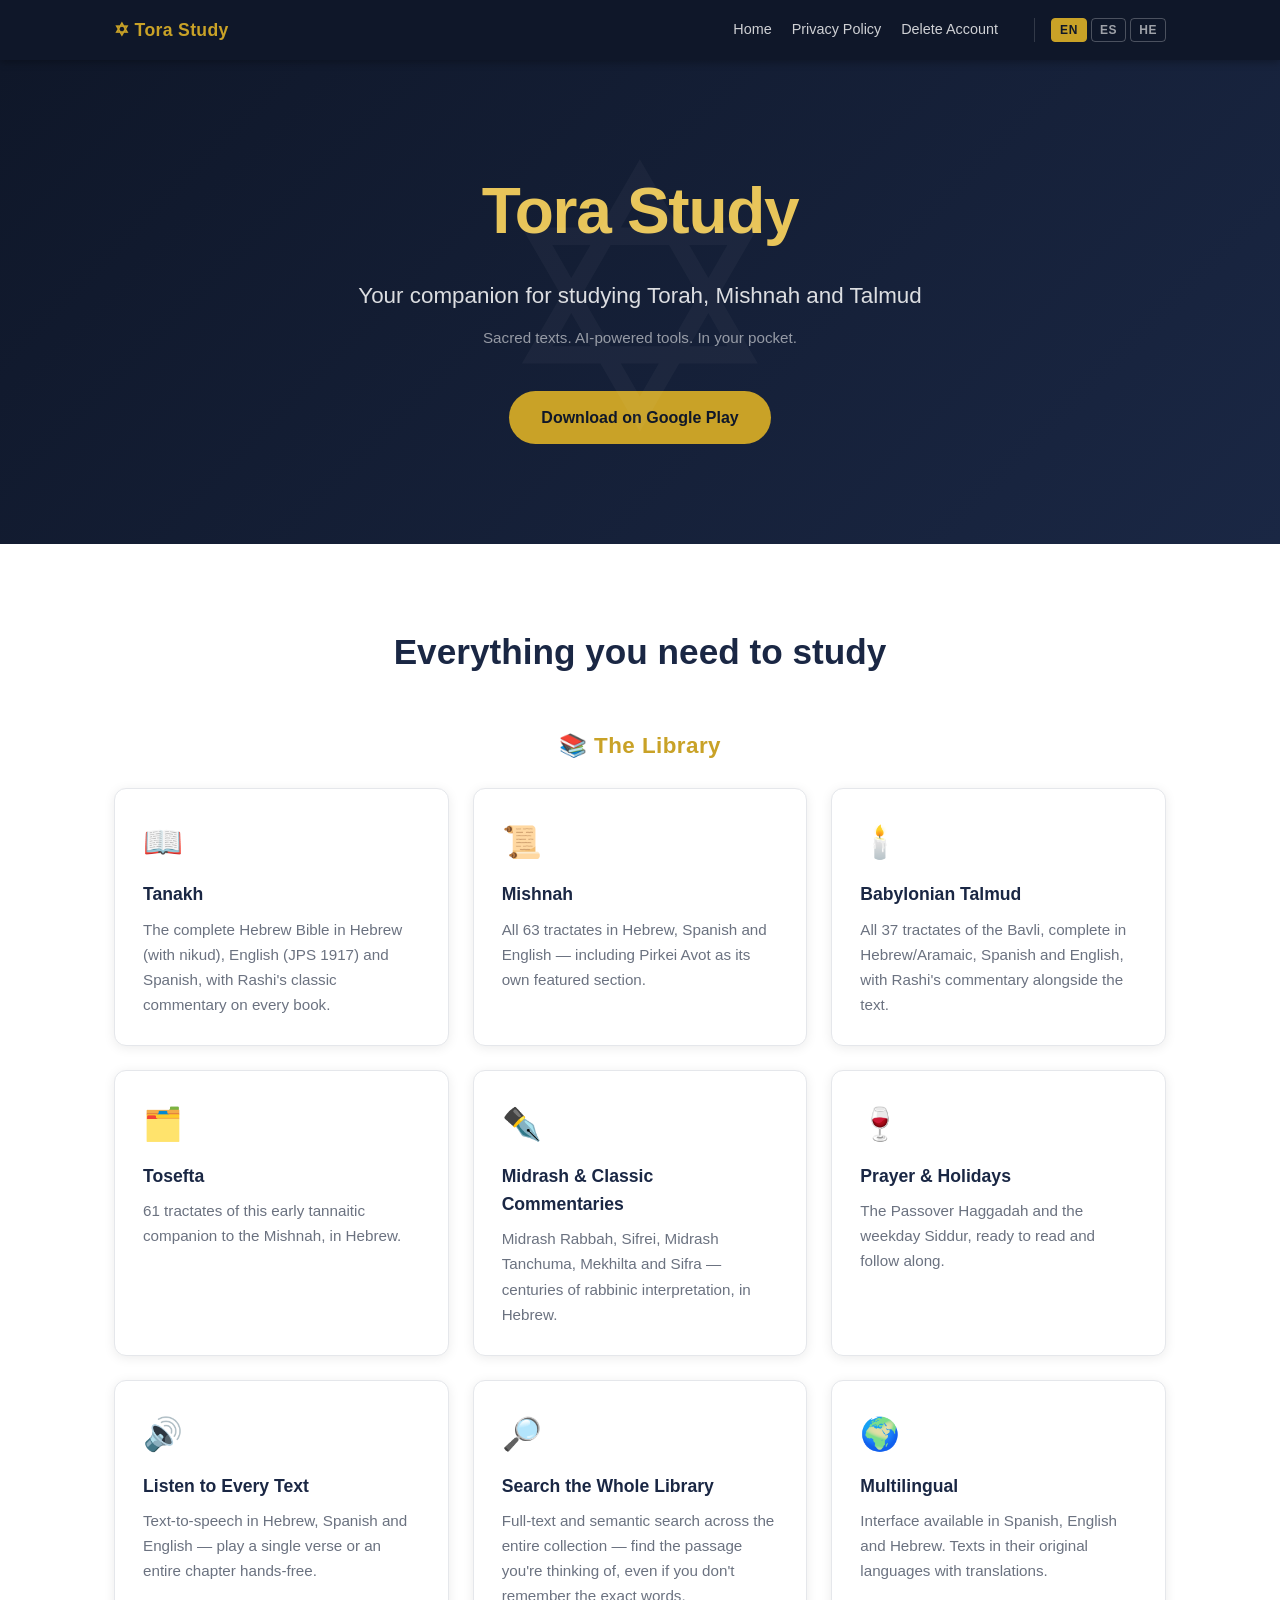
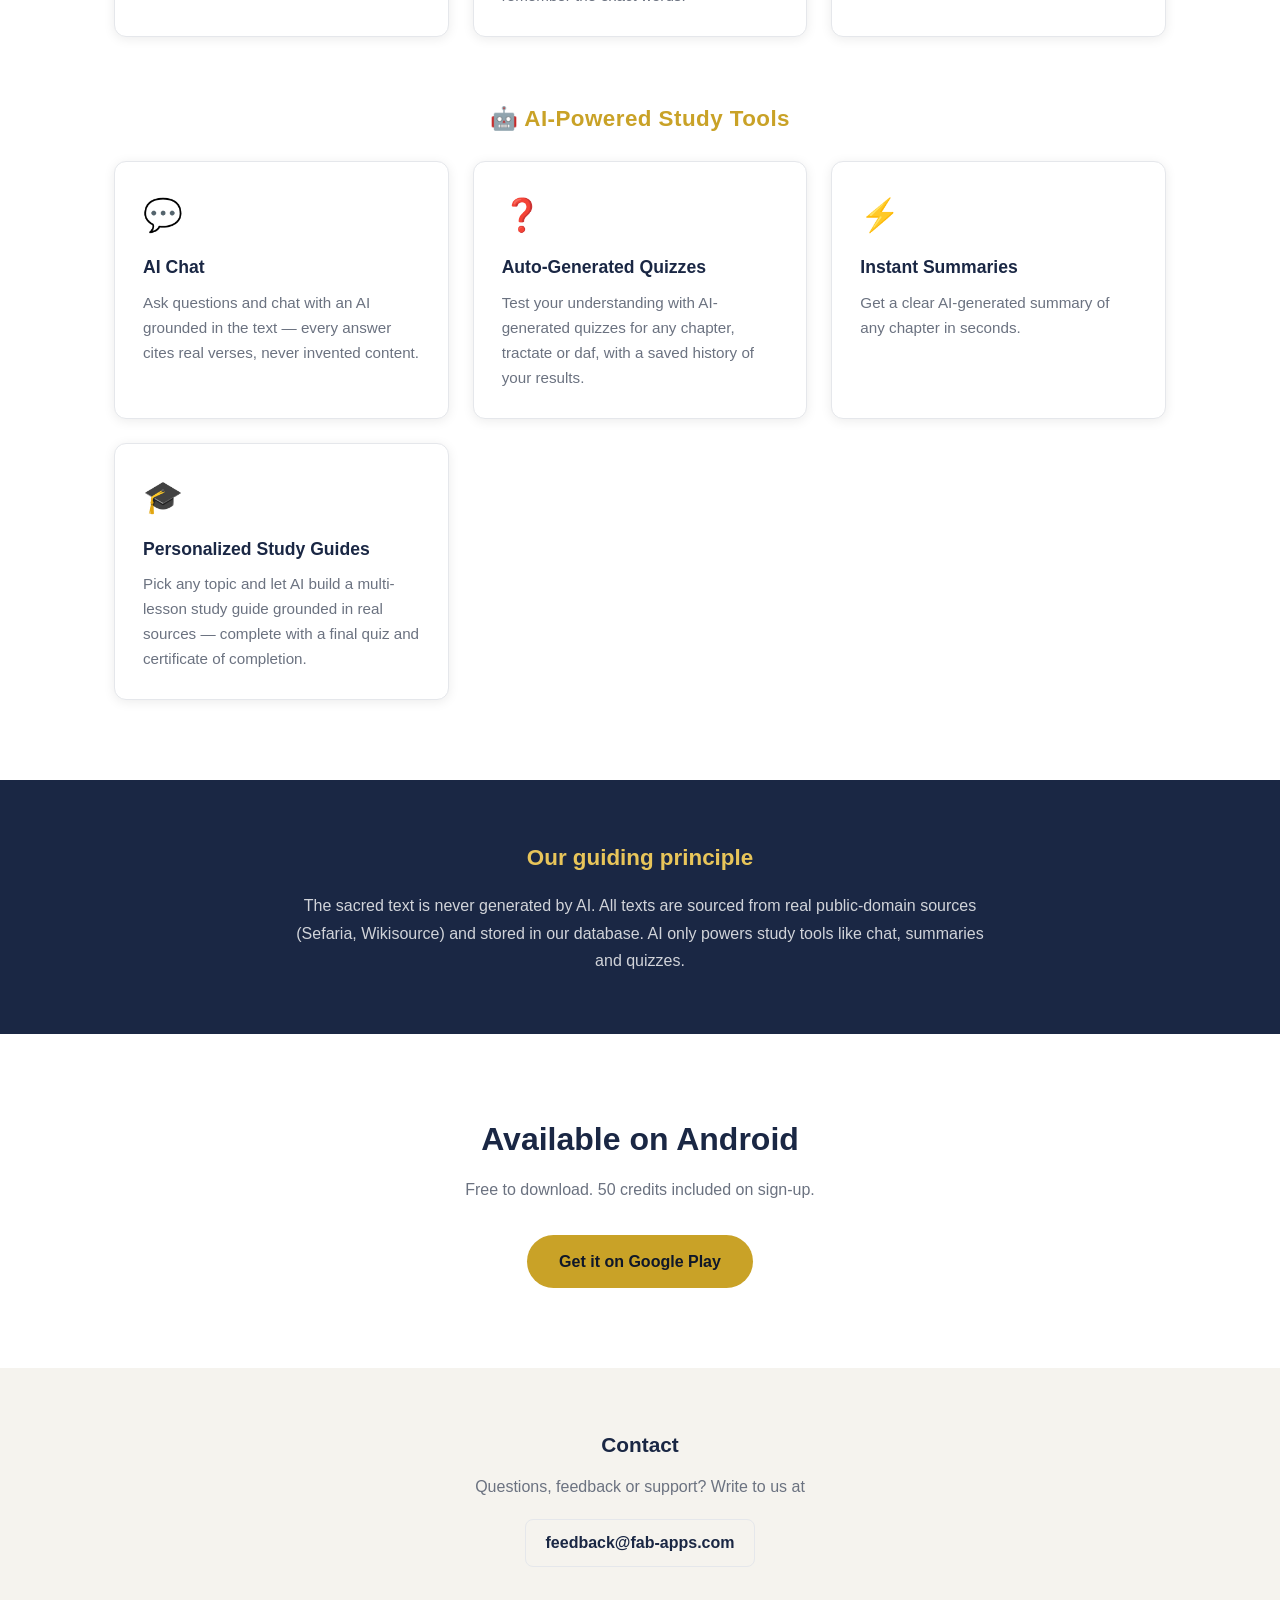
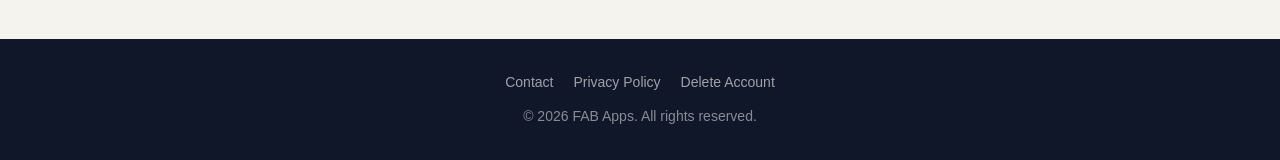
<file: index.html>
<!DOCTYPE html>
<html lang="en" dir="ltr">
<head>
  <meta charset="UTF-8" />
  <meta name="viewport" content="width=device-width, initial-scale=1.0" />
  <title>Tora Study</title>
  <meta name="description" content="Study Tanakh, Mishnah, Talmud, Tosefta and Midrash with AI-powered tools. Sacred texts, multilingual, in your pocket." />
  <link rel="stylesheet" href="./css/style.css" />
  <link rel="icon" href="data:image/svg+xml,<svg xmlns='http://www.w3.org/2000/svg' viewBox='0 0 100 100'><text y='.9em' font-size='90'>✡</text></svg>" />
</head>
<body>

  <!-- Navigation -->
  <nav class="nav">
    <div class="container nav__inner">
      <a href="./index.html" class="nav__logo">✡ Tora Study</a>
      <div class="nav__links">
        <a href="./index.html" data-i18n="nav.home">Home</a>
        <a href="./privacy.html" data-i18n="nav.privacy">Privacy Policy</a>
        <a href="./delete-account.html" data-i18n="nav.deleteAccount">Delete Account</a>
        <div class="lang-switcher">
          <button class="lang-btn" data-lang="en">EN</button>
          <button class="lang-btn" data-lang="es">ES</button>
          <button class="lang-btn" data-lang="he">HE</button>
        </div>
      </div>
    </div>
  </nav>

  <!-- Hero -->
  <section class="hero">
    <h1 class="hero__title" data-i18n="hero.title">Tora Study</h1>
    <p class="hero__subtitle" data-i18n="hero.subtitle">Your companion for studying Torah, Mishnah and Talmud</p>
    <p class="hero__tagline" data-i18n="hero.tagline">Sacred texts. AI-powered tools. In your pocket.</p>
    <a href="#download" class="btn btn--gold" data-i18n="hero.download">Download on Google Play</a>
  </section>

  <!-- Features -->
  <section class="section">
    <div class="container">
      <h2 class="section__title" data-i18n="features.title">Everything you need to study</h2>

      <!-- The Library -->
      <div class="features-group">
        <h3 class="features-group__title" data-i18n="features.groupLibrary">📚 The Library</h3>
        <div class="features-grid">

          <div class="feature-card">
            <span class="feature-card__icon">📖</span>
            <h3 class="feature-card__title" data-i18n="features.tanakh.title">Tanakh</h3>
            <p class="feature-card__desc" data-i18n="features.tanakh.desc">
              The complete Hebrew Bible in Hebrew (with nikud), English (JPS 1917) and Spanish, with Rashi's classic commentary on every book.
            </p>
          </div>

          <div class="feature-card">
            <span class="feature-card__icon">📜</span>
            <h3 class="feature-card__title" data-i18n="features.mishnah.title">Mishnah</h3>
            <p class="feature-card__desc" data-i18n="features.mishnah.desc">
              All 63 tractates in Hebrew, Spanish and English — including Pirkei Avot as its own featured section.
            </p>
          </div>

          <div class="feature-card">
            <span class="feature-card__icon">🕯️</span>
            <h3 class="feature-card__title" data-i18n="features.talmud.title">Babylonian Talmud</h3>
            <p class="feature-card__desc" data-i18n="features.talmud.desc">
              All 37 tractates of the Bavli, complete in Hebrew/Aramaic, Spanish and English, with Rashi's commentary alongside the text.
            </p>
          </div>

          <div class="feature-card">
            <span class="feature-card__icon">🗂️</span>
            <h3 class="feature-card__title" data-i18n="features.tosefta.title">Tosefta</h3>
            <p class="feature-card__desc" data-i18n="features.tosefta.desc">
              61 tractates of this early tannaitic companion to the Mishnah, in Hebrew.
            </p>
          </div>

          <div class="feature-card">
            <span class="feature-card__icon">✒️</span>
            <h3 class="feature-card__title" data-i18n="features.midrash.title">Midrash &amp; Classic Commentaries</h3>
            <p class="feature-card__desc" data-i18n="features.midrash.desc">
              Midrash Rabbah, Sifrei, Midrash Tanchuma, Mekhilta and Sifra — centuries of rabbinic interpretation, in Hebrew.
            </p>
          </div>

          <div class="feature-card">
            <span class="feature-card__icon">🍷</span>
            <h3 class="feature-card__title" data-i18n="features.prayer.title">Prayer &amp; Holidays</h3>
            <p class="feature-card__desc" data-i18n="features.prayer.desc">
              The Passover Haggadah and the weekday Siddur, ready to read and follow along.
            </p>
          </div>

          <div class="feature-card">
            <span class="feature-card__icon">🔊</span>
            <h3 class="feature-card__title" data-i18n="features.audio.title">Listen to Every Text</h3>
            <p class="feature-card__desc" data-i18n="features.audio.desc">
              Text-to-speech in Hebrew, Spanish and English — play a single verse or an entire chapter hands-free.
            </p>
          </div>

          <div class="feature-card">
            <span class="feature-card__icon">🔎</span>
            <h3 class="feature-card__title" data-i18n="features.search.title">Search the Whole Library</h3>
            <p class="feature-card__desc" data-i18n="features.search.desc">
              Full-text and semantic search across the entire collection — find the passage you're thinking of, even if you don't remember the exact words.
            </p>
          </div>

          <div class="feature-card">
            <span class="feature-card__icon">🌍</span>
            <h3 class="feature-card__title" data-i18n="features.multilang.title">Multilingual</h3>
            <p class="feature-card__desc" data-i18n="features.multilang.desc">
              Interface available in Spanish, English and Hebrew. Texts in their original languages with translations.
            </p>
          </div>

        </div>
      </div>

      <!-- AI-Powered Study Tools -->
      <div class="features-group">
        <h3 class="features-group__title" data-i18n="features.groupAI">🤖 AI-Powered Study Tools</h3>
        <div class="features-grid">

          <div class="feature-card">
            <span class="feature-card__icon">💬</span>
            <h3 class="feature-card__title" data-i18n="features.chat.title">AI Chat</h3>
            <p class="feature-card__desc" data-i18n="features.chat.desc">
              Ask questions and chat with an AI grounded in the text — every answer cites real verses, never invented content.
            </p>
          </div>

          <div class="feature-card">
            <span class="feature-card__icon">❓</span>
            <h3 class="feature-card__title" data-i18n="features.quiz.title">Auto-Generated Quizzes</h3>
            <p class="feature-card__desc" data-i18n="features.quiz.desc">
              Test your understanding with AI-generated quizzes for any chapter, tractate or daf, with a saved history of your results.
            </p>
          </div>

          <div class="feature-card">
            <span class="feature-card__icon">⚡</span>
            <h3 class="feature-card__title" data-i18n="features.summary.title">Instant Summaries</h3>
            <p class="feature-card__desc" data-i18n="features.summary.desc">
              Get a clear AI-generated summary of any chapter in seconds.
            </p>
          </div>

          <div class="feature-card">
            <span class="feature-card__icon">🎓</span>
            <h3 class="feature-card__title" data-i18n="features.guides.title">Personalized Study Guides</h3>
            <p class="feature-card__desc" data-i18n="features.guides.desc">
              Pick any topic and let AI build a multi-lesson study guide grounded in real sources — complete with a final quiz and certificate of completion.
            </p>
          </div>

        </div>
      </div>

    </div>
  </section>

  <!-- Principle -->
  <div class="principle">
    <h2 class="principle__title" data-i18n="principles.title">Our guiding principle</h2>
    <p class="principle__text" data-i18n="principles.text">
      The sacred text is never generated by AI. All texts are sourced from real public-domain sources (Sefaria, Wikisource) and stored in our database. AI only powers study tools like chat, summaries and quizzes.
    </p>
  </div>

  <!-- Download -->
  <section class="download" id="download">
    <h2 class="download__title" data-i18n="download.title">Available on Android</h2>
    <p class="download__subtitle" data-i18n="download.subtitle">Free to download. 50 credits included on sign-up.</p>
    <a href="#" class="btn btn--gold" data-i18n="download.google">Get it on Google Play</a>
  </section>

  <!-- Contact -->
  <section class="contact">
    <h2 class="contact__title" data-i18n="contact.title">Contact</h2>
    <p class="contact__text" data-i18n="contact.text">Questions, feedback or support? Write to us at</p>
    <a href="mailto:feedback@fab-apps.com" class="email-link" data-i18n-email>feedback@fab-apps.com</a>
  </section>

  <!-- Footer -->
  <footer class="footer">
    <div class="footer__links">
      <a href="./index.html" data-i18n="footer.contact">Contact</a>
      <a href="./privacy.html" data-i18n="footer.privacy">Privacy Policy</a>
      <a href="./delete-account.html" data-i18n="footer.delete">Delete Account</a>
    </div>
    <p data-i18n="footer.copyright">© 2026 FAB Apps. All rights reserved.</p>
  </footer>

  <script src="./js/i18n.js"></script>
</body>
</html>
</file>
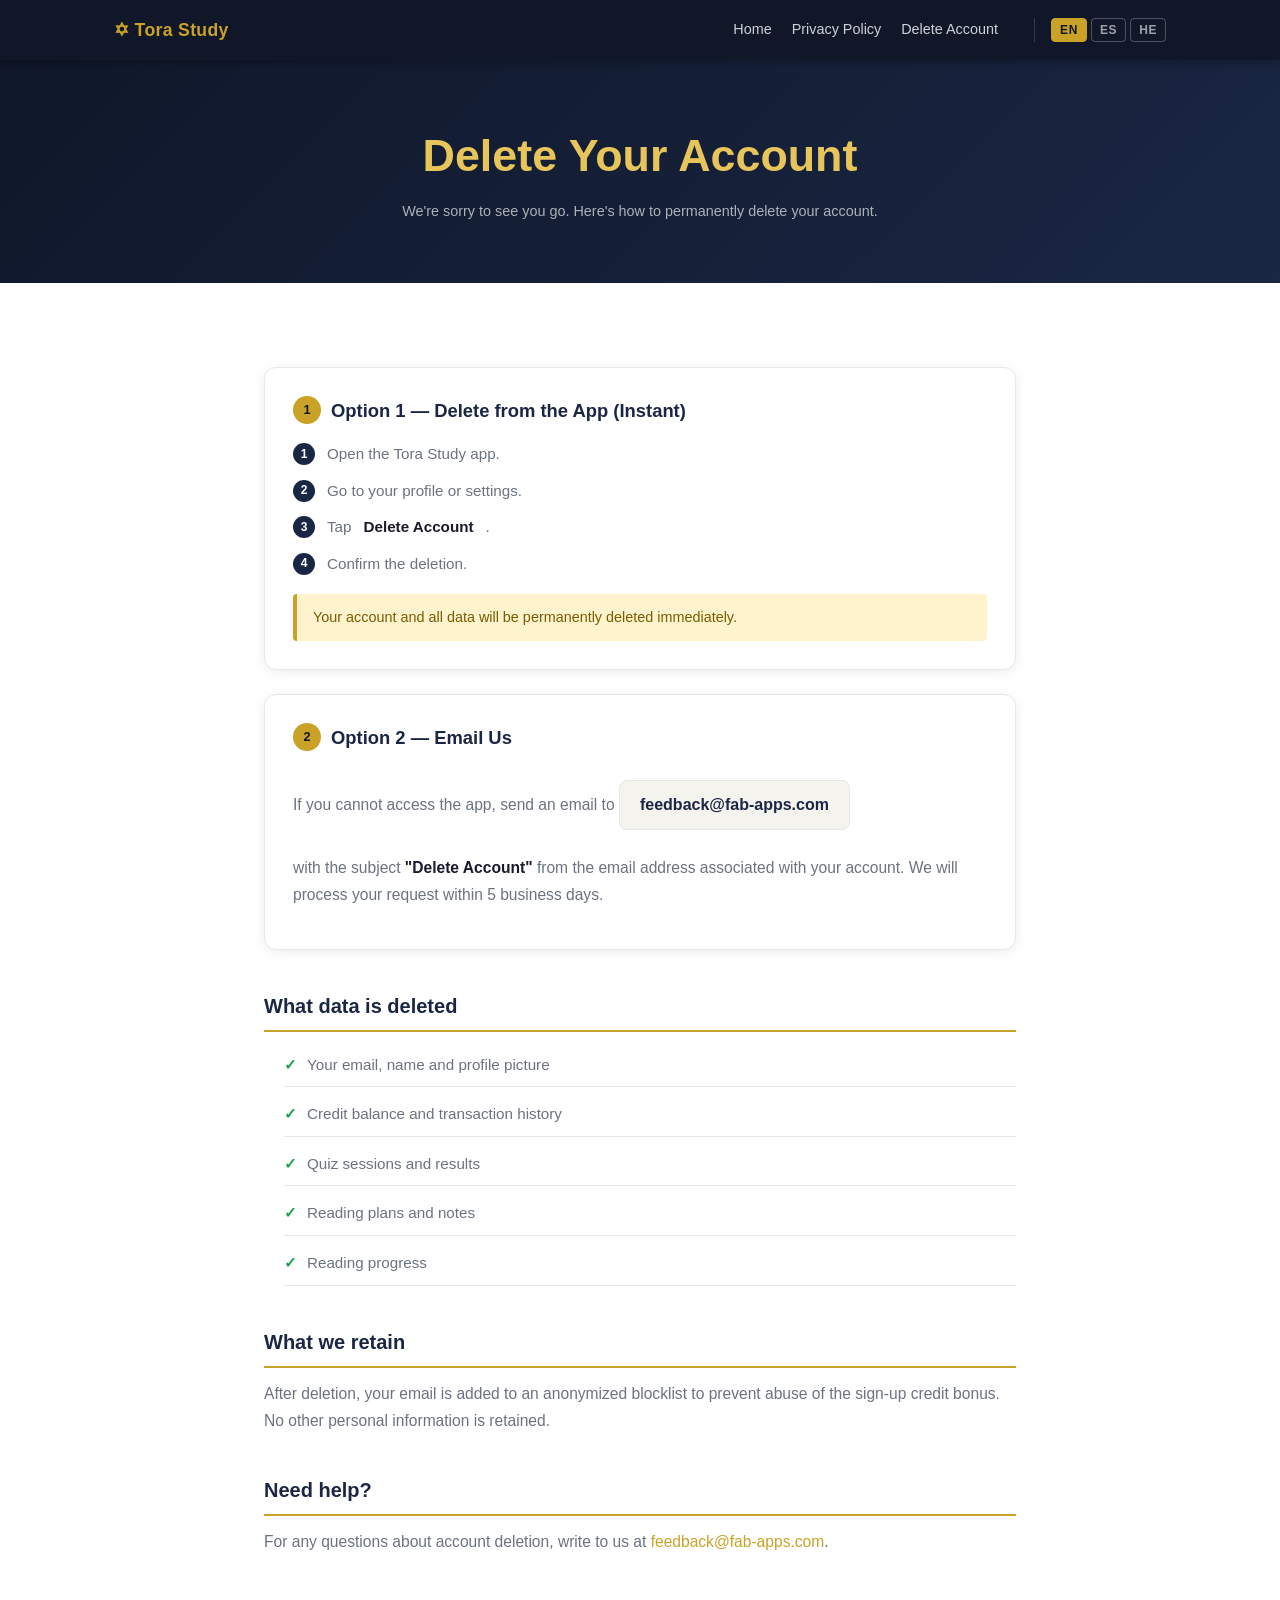
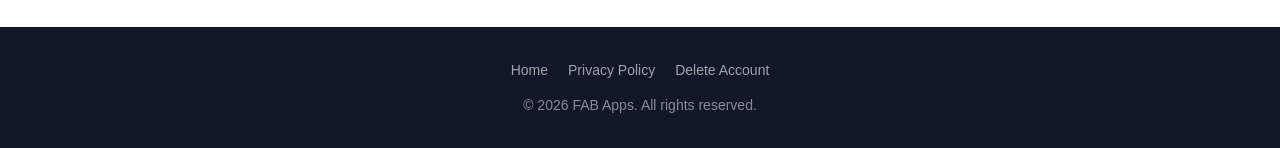
<file: delete-account.html>
<!DOCTYPE html>
<html lang="en" dir="ltr">
<head>
  <meta charset="UTF-8" />
  <meta name="viewport" content="width=device-width, initial-scale=1.0" />
  <title data-title-suffix="Delete Account">Tora Study — Delete Account</title>
  <link rel="stylesheet" href="./css/style.css" />
  <link rel="icon" href="data:image/svg+xml,<svg xmlns='http://www.w3.org/2000/svg' viewBox='0 0 100 100'><text y='.9em' font-size='90'>✡</text></svg>" />
</head>
<body>

  <!-- Navigation -->
  <nav class="nav">
    <div class="container nav__inner">
      <a href="./index.html" class="nav__logo">✡ Tora Study</a>
      <div class="nav__links">
        <a href="./index.html" data-i18n="nav.home">Home</a>
        <a href="./privacy.html" data-i18n="nav.privacy">Privacy Policy</a>
        <a href="./delete-account.html" data-i18n="nav.deleteAccount">Delete Account</a>
        <div class="lang-switcher">
          <button class="lang-btn" data-lang="en">EN</button>
          <button class="lang-btn" data-lang="es">ES</button>
          <button class="lang-btn" data-lang="he">HE</button>
        </div>
      </div>
    </div>
  </nav>

  <!-- Page hero -->
  <div class="page-hero">
    <h1 class="page-hero__title" data-i18n="delete.title">Delete Your Account</h1>
    <p class="page-hero__sub" data-i18n="delete.subtitle">We're sorry to see you go. Here's how to permanently delete your account.</p>
  </div>

  <!-- Content -->
  <div class="prose">

    <!-- Method 1: in-app -->
    <div class="method-card">
      <div class="method-card__title">
        <span class="badge">1</span>
        <span data-i18n="delete.method1_title">Option 1 — Delete from the App (Instant)</span>
      </div>
      <ol class="steps">
        <li data-i18n="delete.method1_step1">Open the Tora Study app.</li>
        <li data-i18n="delete.method1_step2">Go to your profile or settings.</li>
        <li data-i18n="delete.method1_step3" data-i18n-html>Tap <strong>Delete Account</strong>.</li>
        <li data-i18n="delete.method1_step4">Confirm the deletion.</li>
      </ol>
      <div class="note" data-i18n="delete.method1_note">
        Your account and all data will be permanently deleted immediately.
      </div>
    </div>

    <!-- Method 2: email -->
    <div class="method-card">
      <div class="method-card__title">
        <span class="badge">2</span>
        <span data-i18n="delete.method2_title">Option 2 — Email Us</span>
      </div>
      <p>
        <span data-i18n="delete.method2_text">If you cannot access the app, send an email to</span>
        <a href="mailto:feedback@fab-apps.com" class="email-link" data-i18n-email>feedback@fab-apps.com</a>
      </p>
      <p data-i18n="delete.method2_subject" data-i18n-html>with the subject <strong>"Delete Account"</strong> from the email address associated with your account. We will process your request within 5 business days.</p>
    </div>

    <!-- What gets deleted -->
    <h2 data-i18n="delete.deleted_title">What data is deleted</h2>
    <ul class="checklist">
      <li data-i18n="delete.deleted_account">Your email, name and profile picture</li>
      <li data-i18n="delete.deleted_credits">Credit balance and transaction history</li>
      <li data-i18n="delete.deleted_quiz">Quiz sessions and results</li>
      <li data-i18n="delete.deleted_plans">Reading plans and notes</li>
      <li data-i18n="delete.deleted_progress">Reading progress</li>
    </ul>

    <!-- What we retain -->
    <h2 data-i18n="delete.retained_title">What we retain</h2>
    <p data-i18n="delete.retained_text">
      After deletion, your email is added to an anonymized blocklist to prevent abuse of the sign-up credit bonus. No other personal information is retained.
    </p>

    <!-- Need help -->
    <h2 data-i18n="delete.contact_title">Need help?</h2>
    <p>
      <span data-i18n="delete.contact_text">For any questions about account deletion, write to us at</span>
      <a href="mailto:feedback@fab-apps.com" data-i18n-email>feedback@fab-apps.com</a>.
    </p>

  </div>

  <!-- Footer -->
  <footer class="footer">
    <div class="footer__links">
      <a href="./index.html" data-i18n="nav.home">Home</a>
      <a href="./privacy.html" data-i18n="footer.privacy">Privacy Policy</a>
      <a href="./delete-account.html" data-i18n="footer.delete">Delete Account</a>
    </div>
    <p data-i18n="footer.copyright">© 2026 FAB Apps. All rights reserved.</p>
  </footer>

  <script src="./js/i18n.js"></script>
</body>
</html>
</file>
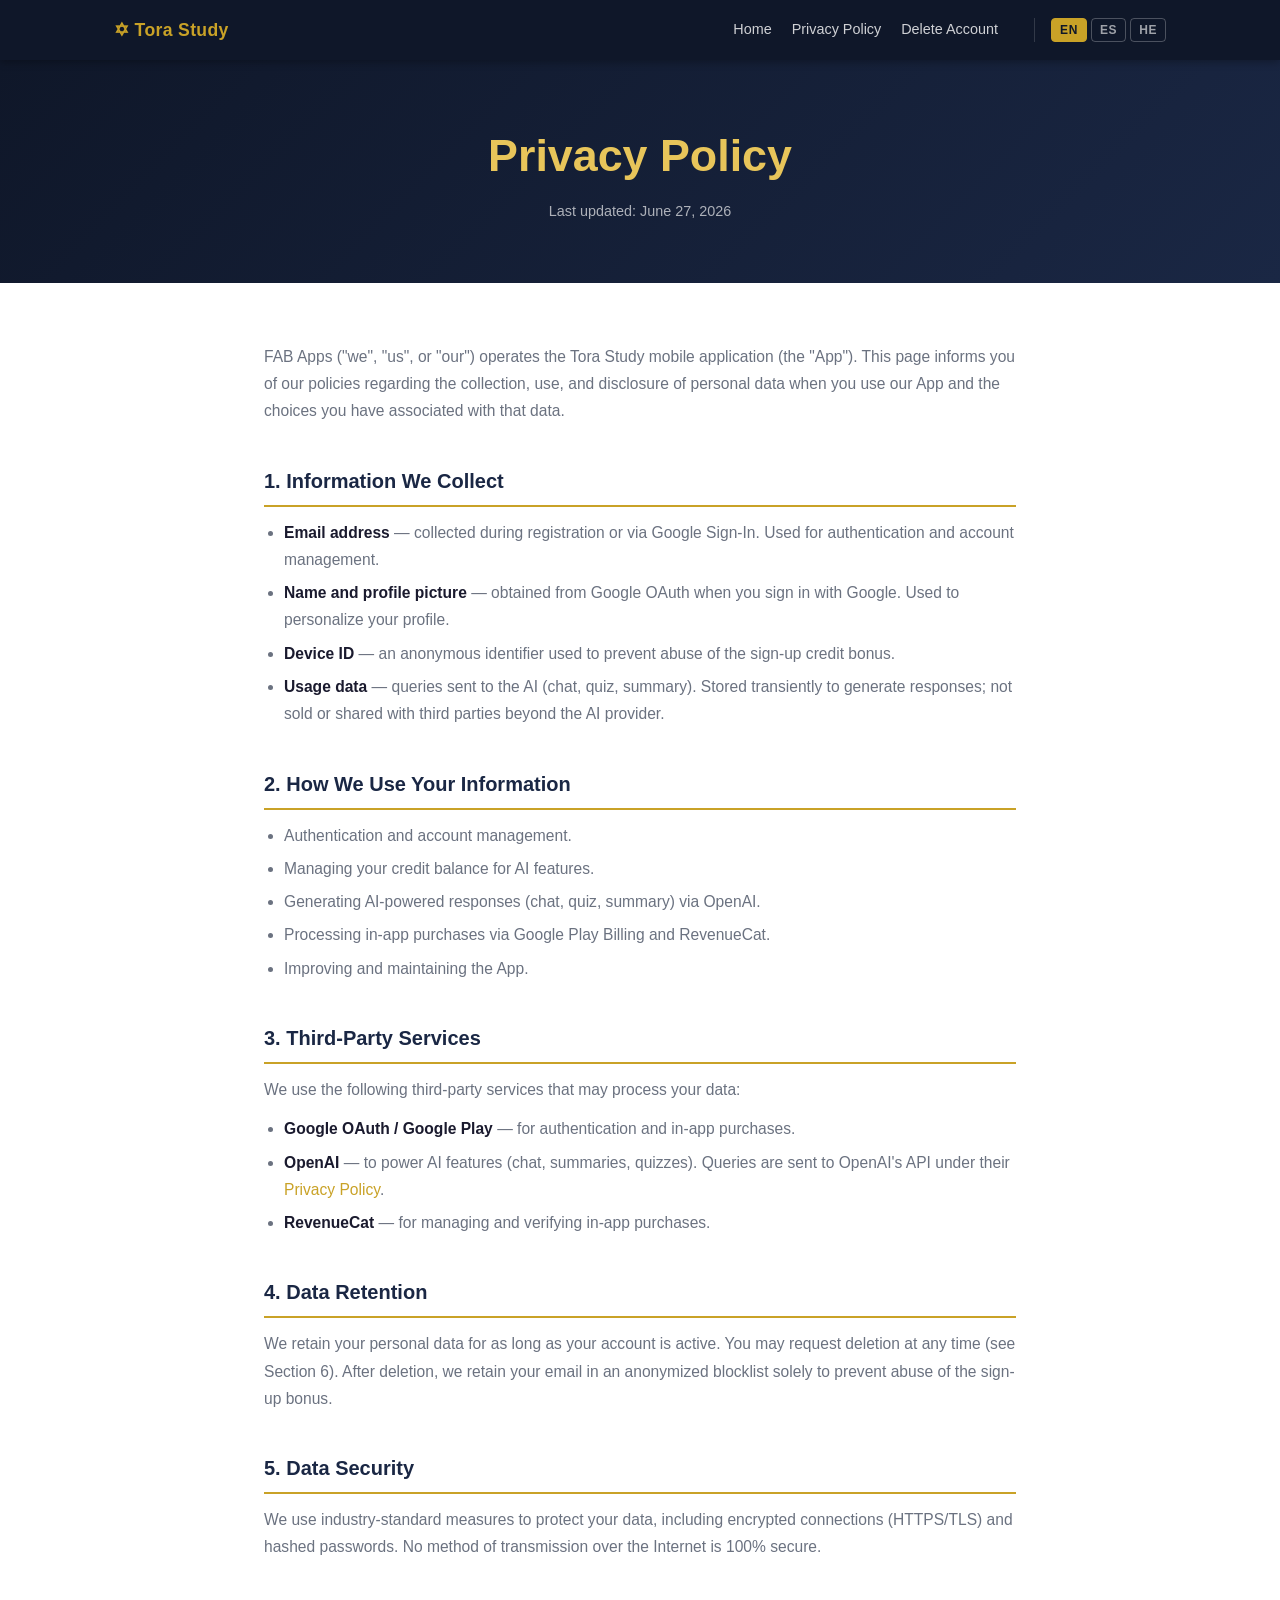
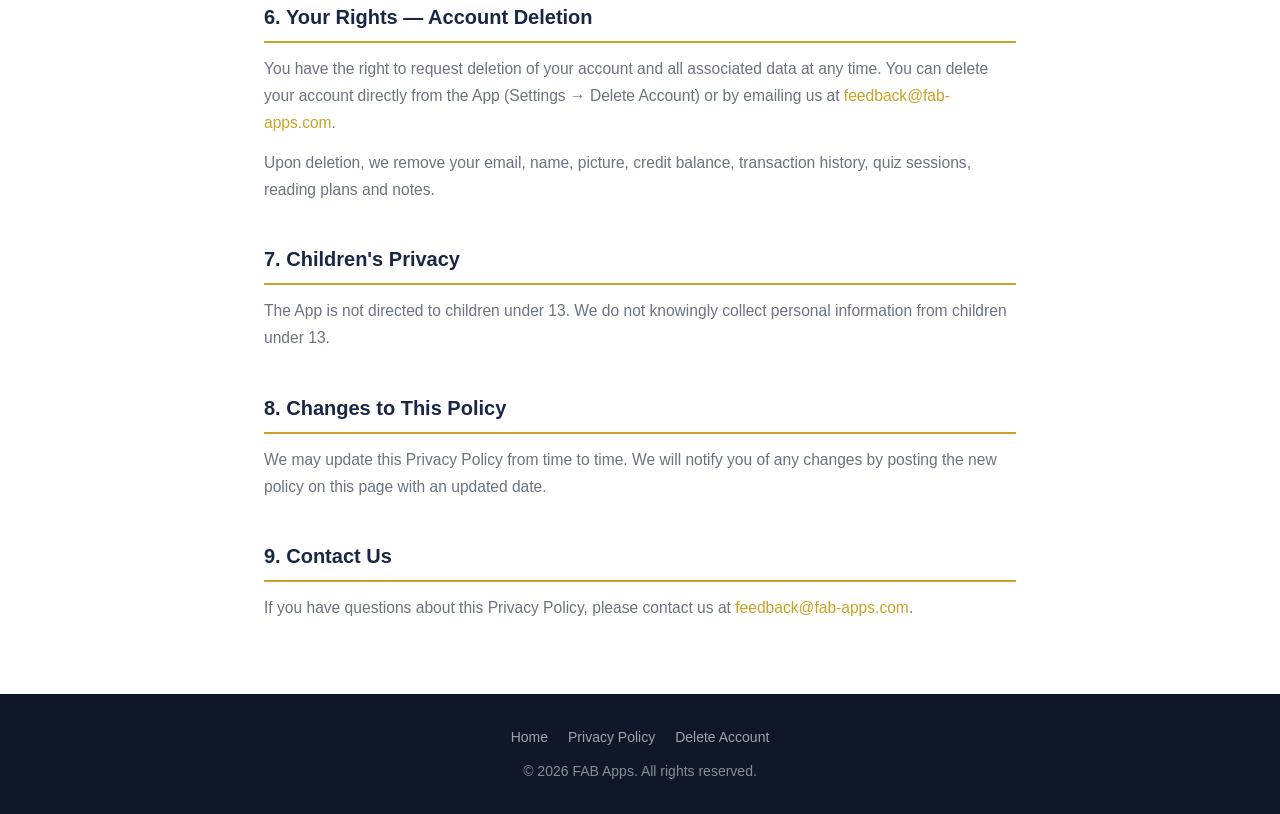
<file: privacy.html>
<!DOCTYPE html>
<html lang="en" dir="ltr">
<head>
  <meta charset="UTF-8" />
  <meta name="viewport" content="width=device-width, initial-scale=1.0" />
  <title data-title-suffix="Privacy Policy">Tora Study — Privacy Policy</title>
  <link rel="stylesheet" href="./css/style.css" />
  <link rel="icon" href="data:image/svg+xml,<svg xmlns='http://www.w3.org/2000/svg' viewBox='0 0 100 100'><text y='.9em' font-size='90'>✡</text></svg>" />
</head>
<body>

  <!-- Navigation -->
  <nav class="nav">
    <div class="container nav__inner">
      <a href="./index.html" class="nav__logo">✡ Tora Study</a>
      <div class="nav__links">
        <a href="./index.html" data-i18n="nav.home">Home</a>
        <a href="./privacy.html" data-i18n="nav.privacy">Privacy Policy</a>
        <a href="./delete-account.html" data-i18n="nav.deleteAccount">Delete Account</a>
        <div class="lang-switcher">
          <button class="lang-btn" data-lang="en">EN</button>
          <button class="lang-btn" data-lang="es">ES</button>
          <button class="lang-btn" data-lang="he">HE</button>
        </div>
      </div>
    </div>
  </nav>

  <!-- Page hero -->
  <div class="page-hero">
    <h1 class="page-hero__title" data-i18n="privacy.title">Privacy Policy</h1>
    <p class="page-hero__sub" data-i18n="privacy.updated">Last updated: June 27, 2026</p>
  </div>

  <!-- Content -->
  <div class="prose">

    <p data-i18n="privacy.intro">
      FAB Apps ("we", "us", or "our") operates the Tora Study mobile application (the "App"). This page informs you of our policies regarding the collection, use, and disclosure of personal data when you use our App.
    </p>

    <h2 data-i18n="privacy.s1_title">1. Information We Collect</h2>
    <ul>
      <li data-i18n="privacy.s1_email" data-i18n-html><strong>Email address</strong> — collected during registration or via Google Sign-In.</li>
      <li data-i18n="privacy.s1_name" data-i18n-html><strong>Name and profile picture</strong> — obtained from Google OAuth when you sign in with Google.</li>
      <li data-i18n="privacy.s1_device" data-i18n-html><strong>Device ID</strong> — an anonymous identifier used to prevent abuse of the sign-up credit bonus.</li>
      <li data-i18n="privacy.s1_usage" data-i18n-html><strong>Usage data</strong> — queries sent to the AI (chat, quiz, summary).</li>
    </ul>

    <h2 data-i18n="privacy.s2_title">2. How We Use Your Information</h2>
    <ul>
      <li data-i18n="privacy.s2_auth">Authentication and account management.</li>
      <li data-i18n="privacy.s2_credits">Managing your credit balance for AI features.</li>
      <li data-i18n="privacy.s2_ai">Generating AI-powered responses via OpenAI.</li>
      <li data-i18n="privacy.s2_purchases">Processing in-app purchases via Google Play Billing and RevenueCat.</li>
      <li data-i18n="privacy.s2_improve">Improving and maintaining the App.</li>
    </ul>

    <h2 data-i18n="privacy.s3_title">3. Third-Party Services</h2>
    <p data-i18n="privacy.s3_intro">We use the following third-party services that may process your data:</p>
    <ul>
      <li data-i18n="privacy.s3_google" data-i18n-html><strong>Google OAuth / Google Play</strong> — for authentication and in-app purchases.</li>
      <li data-i18n="privacy.s3_openai" data-i18n-html><strong>OpenAI</strong> — to power AI features.</li>
      <li data-i18n="privacy.s3_revenuecat" data-i18n-html><strong>RevenueCat</strong> — for managing and verifying in-app purchases.</li>
    </ul>

    <h2 data-i18n="privacy.s4_title">4. Data Retention</h2>
    <p data-i18n="privacy.s4_text">We retain your personal data for as long as your account is active. You may request deletion at any time.</p>

    <h2 data-i18n="privacy.s5_title">5. Data Security</h2>
    <p data-i18n="privacy.s5_text">We use industry-standard measures to protect your data, including encrypted connections (HTTPS/TLS) and hashed passwords.</p>

    <h2 data-i18n="privacy.s6_title">6. Your Rights — Account Deletion</h2>
    <p>
      <span data-i18n="privacy.s6_text">You have the right to request deletion of your account and all associated data at any time.</span>
      <a href="mailto:feedback@fab-apps.com" data-i18n-email>feedback@fab-apps.com</a>.
    </p>
    <p data-i18n="privacy.s6_deleted">Upon deletion, we remove your email, name, picture, credit balance, transaction history, quiz sessions, reading plans and notes.</p>

    <h2 data-i18n="privacy.s7_title">7. Children's Privacy</h2>
    <p data-i18n="privacy.s7_text">The App is not directed to children under 13. We do not knowingly collect personal information from children under 13.</p>

    <h2 data-i18n="privacy.s8_title">8. Changes to This Policy</h2>
    <p data-i18n="privacy.s8_text">We may update this Privacy Policy from time to time. We will notify you of any changes by posting the new policy on this page with an updated date.</p>

    <h2 data-i18n="privacy.s9_title">9. Contact Us</h2>
    <p>
      <span data-i18n="privacy.s9_text">If you have questions about this Privacy Policy, please contact us at</span>
      <a href="mailto:feedback@fab-apps.com" data-i18n-email>feedback@fab-apps.com</a>.
    </p>

  </div>

  <!-- Footer -->
  <footer class="footer">
    <div class="footer__links">
      <a href="./index.html" data-i18n="nav.home">Home</a>
      <a href="./privacy.html" data-i18n="footer.privacy">Privacy Policy</a>
      <a href="./delete-account.html" data-i18n="footer.delete">Delete Account</a>
    </div>
    <p data-i18n="footer.copyright">© 2026 FAB Apps. All rights reserved.</p>
  </footer>

  <script src="./js/i18n.js"></script>
</body>
</html>
</file>
<file: css/style.css>
/* ── Reset & base ────────────────────────────────────────────────────────── */
*, *::before, *::after { box-sizing: border-box; margin: 0; padding: 0; }

:root {
  --navy:    #1a2744;
  --navy-dk: #0f1729;
  --gold:    #c9a227;
  --gold-lt: #e8c55a;
  --white:   #ffffff;
  --off-white: #f5f3ee;
  --text:    #1a1a2e;
  --muted:   #6b7280;
  --border:  #e5e7eb;
  --card-bg: #ffffff;
  --shadow:  0 2px 12px rgba(0,0,0,.08);
  --radius:  12px;
  --max-w:   1100px;
}

html { font-size: 16px; scroll-behavior: smooth; }

body {
  font-family: -apple-system, BlinkMacSystemFont, 'Segoe UI', Roboto, Helvetica, Arial, sans-serif;
  color: var(--text);
  background: var(--white);
  line-height: 1.6;
}

a { color: var(--gold); text-decoration: none; }
a:hover { text-decoration: underline; }

img { max-width: 100%; height: auto; }

/* ── Layout helpers ──────────────────────────────────────────────────────── */
.container { max-width: var(--max-w); margin: 0 auto; padding: 0 24px; }
.section    { padding: 80px 0; }
.section--alt { background: var(--off-white); }

/* ── Nav ─────────────────────────────────────────────────────────────────── */
.nav {
  background: var(--navy-dk);
  position: sticky;
  top: 0;
  z-index: 100;
  box-shadow: 0 2px 8px rgba(0,0,0,.3);
}

.nav__inner {
  display: flex;
  align-items: center;
  gap: 24px;
  height: 60px;
}

.nav__logo {
  color: var(--gold);
  font-weight: 700;
  font-size: 1.1rem;
  letter-spacing: .02em;
  white-space: nowrap;
  text-decoration: none;
}

.nav__links {
  display: flex;
  gap: 20px;
  margin-left: auto;
  align-items: center;
}

.nav__links a {
  color: rgba(255,255,255,.8);
  font-size: .9rem;
  white-space: nowrap;
  transition: color .2s;
}

.nav__links a:hover { color: var(--gold-lt); text-decoration: none; }

.lang-switcher {
  display: flex;
  gap: 4px;
  margin-left: 16px;
  border-left: 1px solid rgba(255,255,255,.15);
  padding-left: 16px;
}

.lang-btn {
  background: transparent;
  border: 1px solid rgba(255,255,255,.25);
  color: rgba(255,255,255,.6);
  padding: 4px 8px;
  border-radius: 4px;
  cursor: pointer;
  font-size: .75rem;
  font-weight: 600;
  letter-spacing: .05em;
  transition: all .2s;
}

.lang-btn:hover,
.lang-btn.active {
  background: var(--gold);
  border-color: var(--gold);
  color: var(--navy-dk);
}

/* ── Hero ────────────────────────────────────────────────────────────────── */
.hero {
  background: linear-gradient(135deg, var(--navy-dk) 0%, var(--navy) 100%);
  color: var(--white);
  text-align: center;
  padding: 100px 24px;
  position: relative;
  overflow: hidden;
}

.hero::before {
  content: '✡';
  position: absolute;
  font-size: 360px;
  opacity: .03;
  top: 50%;
  left: 50%;
  transform: translate(-50%, -50%);
  pointer-events: none;
}

.hero__title {
  font-size: clamp(2.5rem, 6vw, 4rem);
  font-weight: 800;
  color: var(--gold-lt);
  letter-spacing: -.02em;
  margin-bottom: 16px;
}

.hero__subtitle {
  font-size: clamp(1.1rem, 2.5vw, 1.4rem);
  color: rgba(255,255,255,.85);
  max-width: 600px;
  margin: 0 auto 12px;
}

.hero__tagline {
  font-size: .95rem;
  color: rgba(255,255,255,.55);
  margin-bottom: 40px;
}

.btn {
  display: inline-flex;
  align-items: center;
  gap: 8px;
  padding: 14px 32px;
  border-radius: 50px;
  font-weight: 700;
  font-size: 1rem;
  transition: all .2s;
  cursor: pointer;
  border: none;
  text-decoration: none;
}

.btn--gold {
  background: var(--gold);
  color: var(--navy-dk);
}

.btn--gold:hover {
  background: var(--gold-lt);
  transform: translateY(-2px);
  box-shadow: 0 8px 24px rgba(201,162,39,.35);
  text-decoration: none;
  color: var(--navy-dk);
}

.btn--outline {
  background: transparent;
  color: var(--gold);
  border: 2px solid var(--gold);
}

.btn--outline:hover {
  background: var(--gold);
  color: var(--navy-dk);
  text-decoration: none;
}

/* ── Features grid ───────────────────────────────────────────────────────── */
.section__title {
  text-align: center;
  font-size: clamp(1.5rem, 3vw, 2.2rem);
  font-weight: 700;
  color: var(--navy);
  margin-bottom: 48px;
}

.features-grid {
  display: grid;
  grid-template-columns: repeat(auto-fill, minmax(300px, 1fr));
  gap: 24px;
}

.features-group + .features-group {
  margin-top: 64px;
}

.features-group__title {
  font-size: clamp(1.1rem, 2vw, 1.4rem);
  font-weight: 700;
  color: var(--gold);
  text-align: center;
  margin-bottom: 24px;
  letter-spacing: .02em;
}

.feature-card {
  background: var(--card-bg);
  border: 1px solid var(--border);
  border-radius: var(--radius);
  padding: 28px;
  box-shadow: var(--shadow);
  transition: transform .2s, box-shadow .2s;
}

.feature-card:hover {
  transform: translateY(-4px);
  box-shadow: 0 8px 24px rgba(0,0,0,.12);
}

.feature-card__icon {
  font-size: 2rem;
  margin-bottom: 12px;
  display: block;
}

.feature-card__title {
  font-size: 1.1rem;
  font-weight: 700;
  color: var(--navy);
  margin-bottom: 8px;
}

.feature-card__desc {
  font-size: .95rem;
  color: var(--muted);
  line-height: 1.65;
}

/* ── Principle banner ─────────────────────────────────────────────────────── */
.principle {
  background: var(--navy);
  color: var(--white);
  padding: 60px 24px;
  text-align: center;
}

.principle__title {
  font-size: 1.4rem;
  font-weight: 700;
  color: var(--gold-lt);
  margin-bottom: 16px;
}

.principle__text {
  max-width: 700px;
  margin: 0 auto;
  color: rgba(255,255,255,.8);
  font-size: 1rem;
  line-height: 1.7;
}

/* ── Download section ────────────────────────────────────────────────────── */
.download {
  text-align: center;
  padding: 80px 24px;
}

.download__title {
  font-size: clamp(1.5rem, 3vw, 2rem);
  font-weight: 700;
  color: var(--navy);
  margin-bottom: 12px;
}

.download__subtitle {
  color: var(--muted);
  margin-bottom: 32px;
}

.store-badge {
  display: inline-block;
  background: #000;
  color: #fff;
  border-radius: 10px;
  padding: 12px 24px;
  font-weight: 600;
  font-size: .95rem;
  transition: opacity .2s;
}

.store-badge:hover { opacity: .85; text-decoration: none; color: #fff; }

/* ── Contact ─────────────────────────────────────────────────────────────── */
.contact {
  background: var(--off-white);
  text-align: center;
  padding: 60px 24px;
}

.contact__title {
  font-size: 1.3rem;
  font-weight: 700;
  color: var(--navy);
  margin-bottom: 12px;
}

.contact__text { color: var(--muted); margin-bottom: 8px; }

/* ── Footer ──────────────────────────────────────────────────────────────── */
.footer {
  background: var(--navy-dk);
  color: rgba(255,255,255,.5);
  text-align: center;
  padding: 32px 24px;
  font-size: .875rem;
}

.footer__links {
  display: flex;
  justify-content: center;
  gap: 20px;
  margin-bottom: 12px;
  flex-wrap: wrap;
}

.footer__links a { color: rgba(255,255,255,.6); }
.footer__links a:hover { color: var(--gold); text-decoration: none; }

/* ── Privacy / Delete pages ──────────────────────────────────────────────── */
.page-hero {
  background: linear-gradient(135deg, var(--navy-dk) 0%, var(--navy) 100%);
  color: var(--white);
  padding: 60px 24px;
  text-align: center;
}

.page-hero__title {
  font-size: clamp(1.8rem, 4vw, 2.8rem);
  font-weight: 800;
  color: var(--gold-lt);
  margin-bottom: 8px;
}

.page-hero__sub {
  color: rgba(255,255,255,.65);
  font-size: .9rem;
}

.prose {
  max-width: 800px;
  margin: 0 auto;
  padding: 60px 24px;
}

.prose h2 {
  font-size: 1.25rem;
  font-weight: 700;
  color: var(--navy);
  margin: 40px 0 12px;
  padding-bottom: 8px;
  border-bottom: 2px solid var(--gold);
}

.prose p, .prose li {
  color: var(--muted);
  margin-bottom: 12px;
  font-size: .975rem;
  line-height: 1.75;
}

.prose ul { padding-left: 20px; margin-bottom: 16px; }
.prose li { margin-bottom: 6px; }
.prose strong { color: var(--text); }
.prose a { color: var(--gold); }

/* Delete account page */
.method-card {
  background: var(--card-bg);
  border: 1px solid var(--border);
  border-radius: var(--radius);
  padding: 28px;
  margin: 24px 0;
  box-shadow: var(--shadow);
}

.method-card__title {
  font-size: 1.15rem;
  font-weight: 700;
  color: var(--navy);
  margin-bottom: 16px;
  display: flex;
  align-items: center;
  gap: 10px;
}

.method-card__title .badge {
  background: var(--gold);
  color: var(--navy-dk);
  border-radius: 50%;
  width: 28px; height: 28px;
  display: inline-flex;
  align-items: center;
  justify-content: center;
  font-size: .8rem;
  font-weight: 800;
  flex-shrink: 0;
}

.steps { list-style: none; counter-reset: steps; padding: 0; }
.steps li {
  counter-increment: steps;
  display: flex;
  gap: 12px;
  align-items: flex-start;
  margin-bottom: 10px;
  color: var(--muted);
  font-size: .95rem;
}

.steps li::before {
  content: counter(steps);
  background: var(--navy);
  color: white;
  border-radius: 50%;
  width: 22px; height: 22px;
  display: inline-flex;
  align-items: center;
  justify-content: center;
  font-size: .75rem;
  font-weight: 700;
  flex-shrink: 0;
  margin-top: 2px;
}

.note {
  background: #fef3cd;
  border-left: 4px solid var(--gold);
  border-radius: 4px;
  padding: 12px 16px;
  font-size: .9rem;
  color: #7a5c00;
  margin-top: 16px;
}

.checklist { list-style: none; padding: 0; }
.checklist li {
  display: flex;
  align-items: center;
  gap: 10px;
  padding: 8px 0;
  border-bottom: 1px solid var(--border);
  color: var(--muted);
  font-size: .95rem;
}
.checklist li::before { content: '✓'; color: #16a34a; font-weight: 700; }

.email-link {
  display: inline-block;
  background: var(--off-white);
  border: 1px solid var(--border);
  border-radius: 8px;
  padding: 10px 20px;
  color: var(--navy) !important;
  font-weight: 600;
  margin: 12px 0;
  font-size: 1rem;
}

/* ── RTL support ─────────────────────────────────────────────────────────── */
[dir="rtl"] .nav__links  { margin-left: 0; margin-right: auto; }
[dir="rtl"] .lang-switcher { border-left: none; border-right: 1px solid rgba(255,255,255,.15); padding-left: 0; padding-right: 16px; }
[dir="rtl"] .prose ul    { padding-left: 0; padding-right: 20px; }
[dir="rtl"] .steps li    { flex-direction: row; }
[dir="rtl"] .prose h2    { border-bottom: none; border-top: 2px solid var(--gold); padding-top: 8px; }
[dir="rtl"] .method-card__title { flex-direction: row-reverse; }
[dir="rtl"] .checklist li { flex-direction: row-reverse; }
[dir="rtl"] .note { border-left: none; border-right: 4px solid var(--gold); }

/* ── Responsive ──────────────────────────────────────────────────────────── */
@media (max-width: 640px) {
  .nav__links a:not(.lang-btn) { display: none; }
  .features-grid { grid-template-columns: 1fr; }
  .section { padding: 56px 0; }
}
</file>
